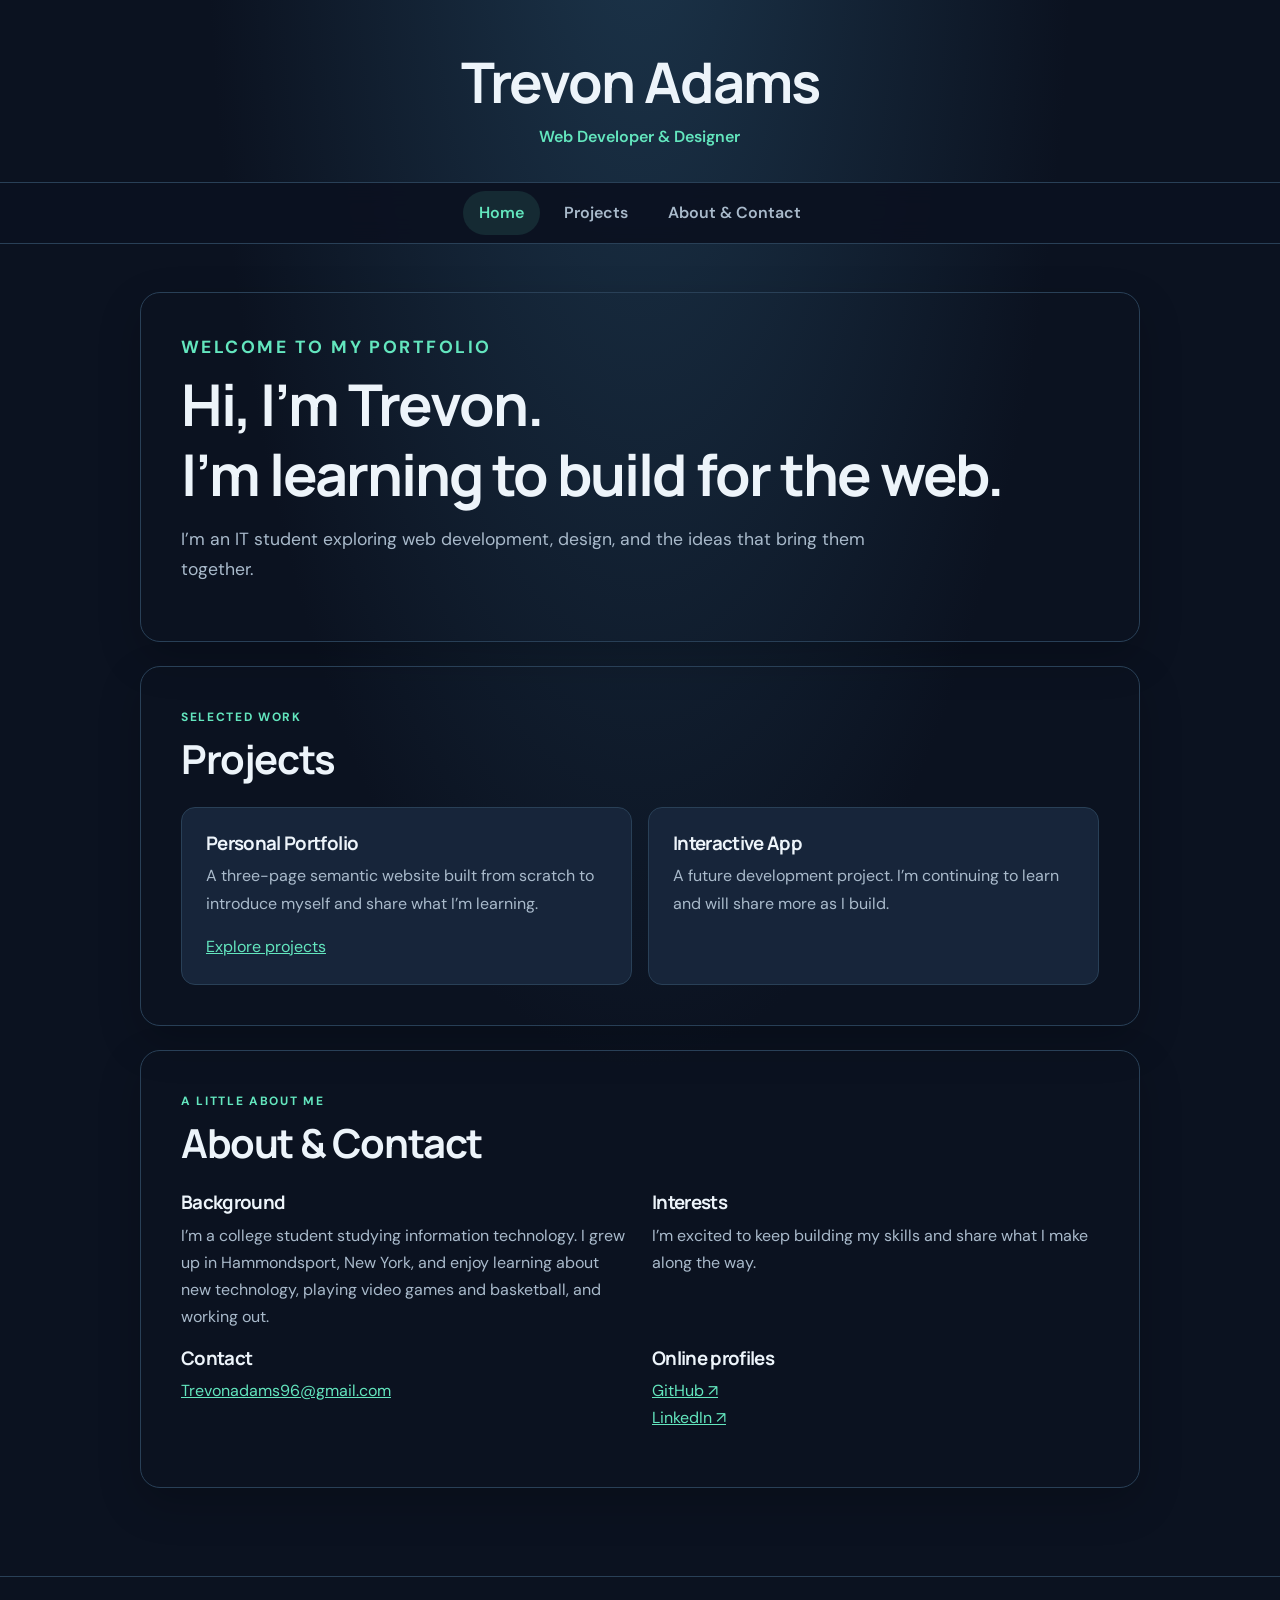
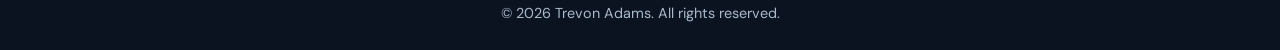
<file: index.html>
<!DOCTYPE html>
<html lang="en">
<head><meta charset="UTF-8" /><meta name="viewport" content="width=device-width, initial-scale=1.0" /><title>Trevon Adams | Portfolio</title><link rel="preconnect" href="https://fonts.googleapis.com" /><link rel="preconnect" href="https://fonts.gstatic.com" crossorigin /><link href="https://fonts.googleapis.com/css2?family=DM+Sans:wght@400;500;600;700&family=Manrope:wght@600;700;800&display=swap" rel="stylesheet" /><link rel="stylesheet" href="styles.css" /></head>
<body><header><a class="brand" href="index.html"><h1>Trevon Adams</h1><p>Web Developer &amp; Designer</p></a></header><nav aria-label="Main navigation"><ul><li><a href="index.html" aria-current="page">Home</a></li><li><a href="projects.html">Projects</a></li><li><a href="about.html">About &amp; Contact</a></li></ul></nav><main><section id="home" class="hero"><p class="eyebrow">Welcome to my portfolio</p><h2>Hi, I’m Trevon.<br />I’m learning to build for the web.</h2><p>I’m an IT student exploring web development, design, and the ideas that bring them together.</p></section><section id="projects"><div class="section-heading"><p class="eyebrow">Selected work</p><h2>Projects</h2></div><div class="card-grid"><article><h3>Personal Portfolio</h3><p>A three-page semantic website built from scratch to introduce myself and share what I’m learning.</p><a href="projects.html">Explore projects</a></article><article><h3>Interactive App</h3><p>A future development project. I’m continuing to learn and will share more as I build.</p></article></div></section><section id="about"><div class="section-heading"><p class="eyebrow">A little about me</p><h2>About &amp; Contact</h2></div><div class="about-grid"><div><h3>Background</h3><p>I’m a college student studying information technology. I grew up in Hammondsport, New York, and enjoy learning about new technology, playing video games and basketball, and working out.</p></div><div><h3>Interests</h3><p>I’m excited to keep building my skills and share what I make along the way.</p></div><div><h3>Contact</h3><p><a href="mailto:Trevonadams96@gmail.com">Trevonadams96@gmail.com</a></p></div><div><h3>Online profiles</h3><p><a href="https://github.com/tadams02" target="_blank" rel="noreferrer">GitHub ↗</a><br /><a href="https://www.linkedin.com/in/trevon-adams-2967973bb" target="_blank" rel="noreferrer">LinkedIn ↗</a></p></div></div></section></main><footer><p>&copy; 2026 Trevon Adams. All rights reserved.</p></footer></body></html>
</file>
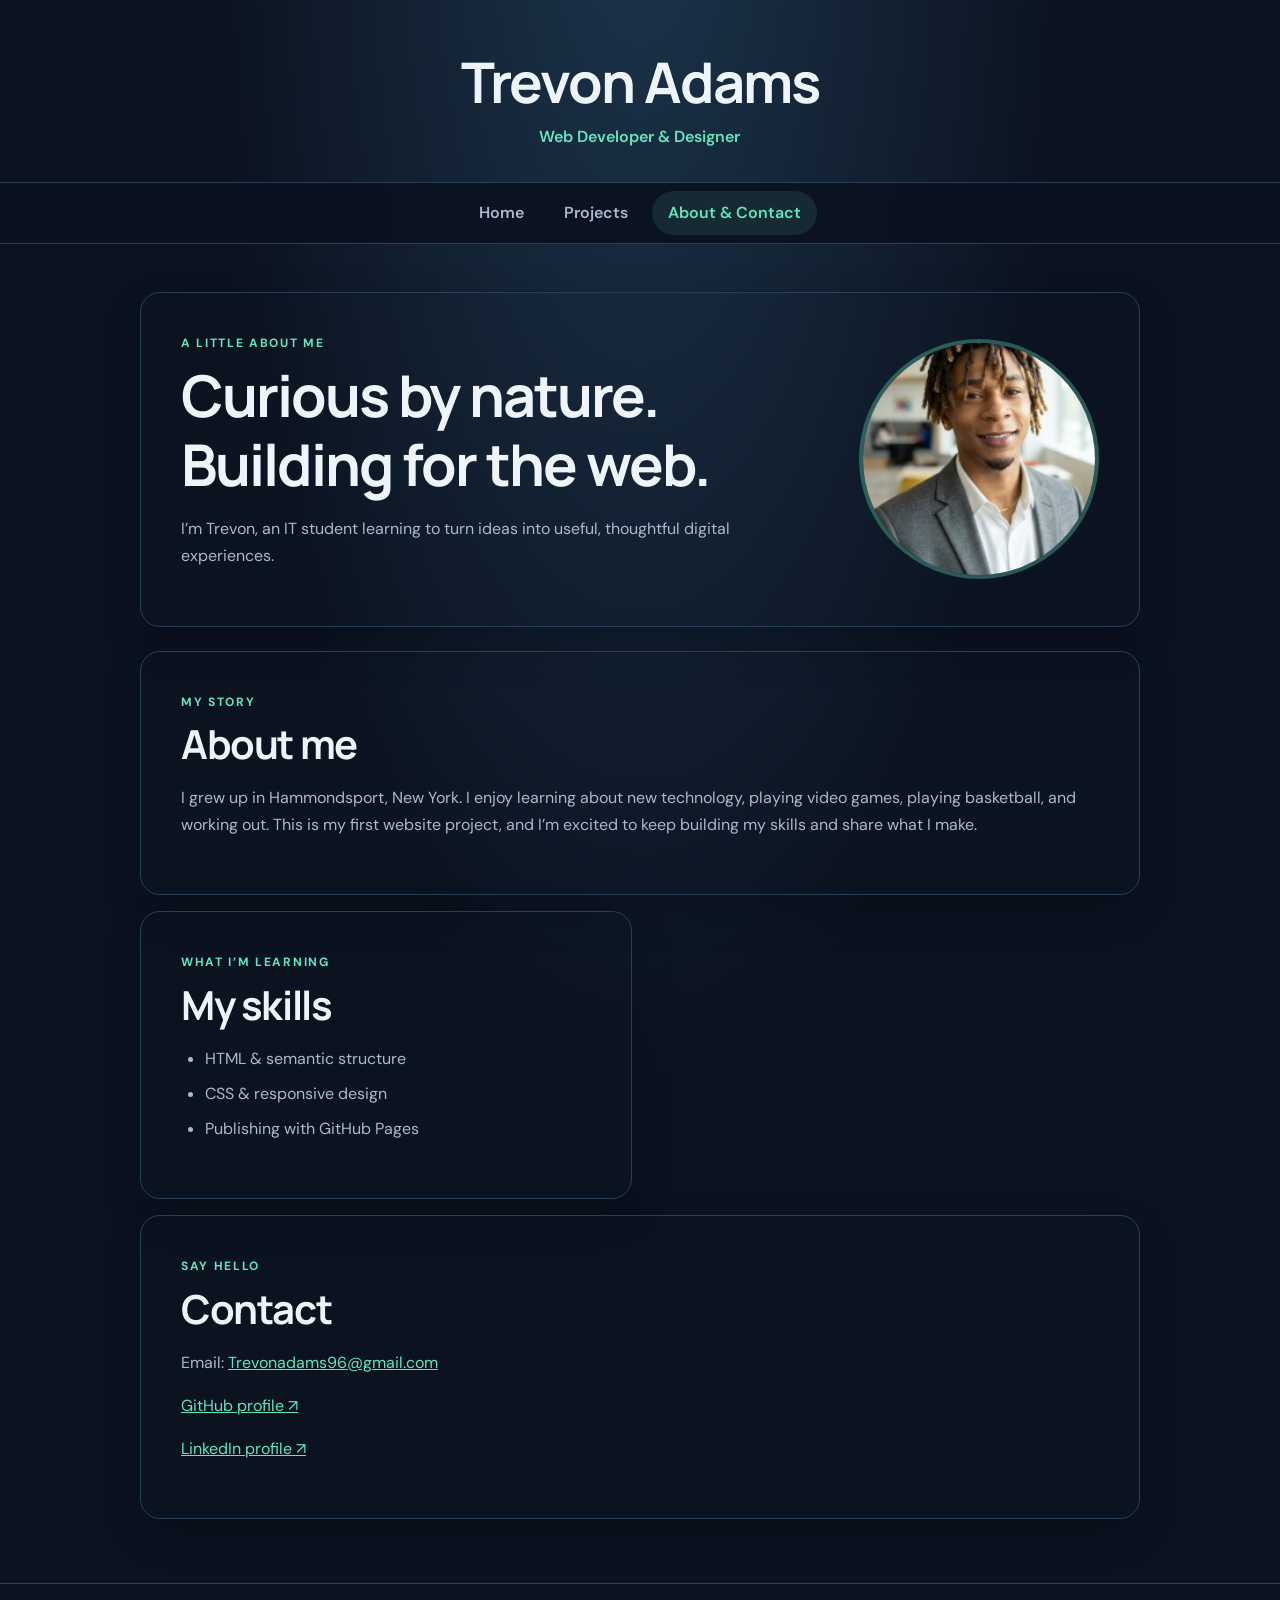
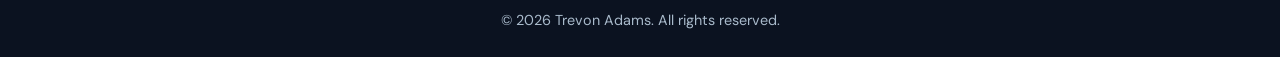
<file: about.html>
<!DOCTYPE html>
<html lang="en">
<head>
  <meta charset="UTF-8" />
  <meta name="viewport" content="width=device-width, initial-scale=1.0" />
  <title>Trevon Adams | About</title>
  <link rel="preconnect" href="https://fonts.googleapis.com" />
  <link rel="preconnect" href="https://fonts.gstatic.com" crossorigin />
  <link href="https://fonts.googleapis.com/css2?family=DM+Sans:wght@400;500;600;700&family=Manrope:wght@600;700;800&display=swap" rel="stylesheet" />
  <link rel="stylesheet" href="styles.css" />
</head>
<body>
  <header><a class="brand" href="index.html"><h1>Trevon Adams</h1><p>Web Developer &amp; Designer</p></a></header>
  <nav aria-label="Main navigation"><ul><li><a href="index.html">Home</a></li><li><a href="projects.html">Projects</a></li><li><a href="about.html" aria-current="page">About &amp; Contact</a></li></ul></nav>
  <main>
    <section class="hero about-hero"><div><p class="eyebrow">A little about me</p><h2>Curious by nature.<br />Building for the web.</h2><p>I’m Trevon, an IT student learning to turn ideas into useful, thoughtful digital experiences.</p></div><img src="images/profile%20picture.jpeg" alt="Portrait of Trevon Adams" loading="lazy" /></section>
    <div class="content-grid">
      <section><p class="eyebrow">My story</p><h2>About me</h2><p>I grew up in Hammondsport, New York. I enjoy learning about new technology, playing video games, playing basketball, and working out. This is my first website project, and I’m excited to keep building my skills and share what I make.</p></section>
      <section><p class="eyebrow">What I’m learning</p><h2>My skills</h2><ul class="skill-list"><li>HTML &amp; semantic structure</li><li>CSS &amp; responsive design</li><li>Publishing with GitHub Pages</li></ul></section>
      <section class="contact-card"><p class="eyebrow">Say hello</p><h2>Contact</h2><p>Email: <a href="mailto:Trevonadams96@gmail.com">Trevonadams96@gmail.com</a></p><p><a href="https://github.com/tadams02" target="_blank" rel="noreferrer">GitHub profile ↗</a></p><p><a href="https://www.linkedin.com/in/trevon-adams-2967973bb" target="_blank" rel="noreferrer">LinkedIn profile ↗</a></p></section>
    </div>
  </main>
  <footer><p>&copy; 2026 Trevon Adams. All rights reserved.</p></footer>
</body>
</html>
</file>
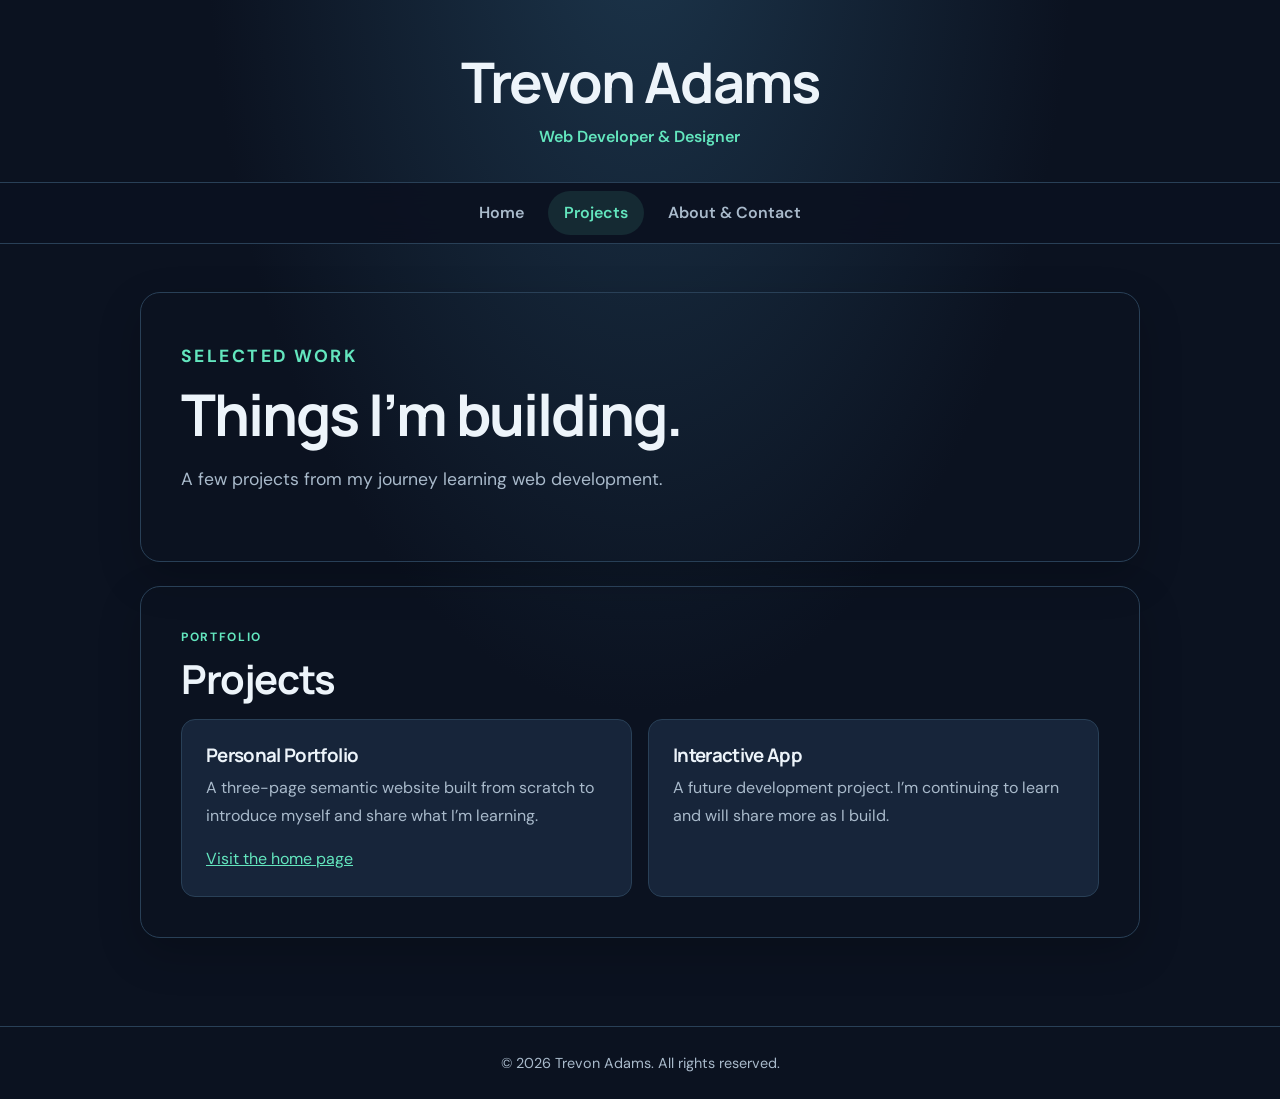
<file: projects.html>
<!DOCTYPE html>
<html lang="en">
<head><meta charset="UTF-8" /><meta name="viewport" content="width=device-width, initial-scale=1.0" /><title>Trevon Adams | Projects</title><link rel="preconnect" href="https://fonts.googleapis.com" /><link rel="preconnect" href="https://fonts.gstatic.com" crossorigin /><link href="https://fonts.googleapis.com/css2?family=DM+Sans:wght@400;500;600;700&family=Manrope:wght@600;700;800&display=swap" rel="stylesheet" /><link rel="stylesheet" href="styles.css" /></head>
<body><header><a class="brand" href="index.html"><h1>Trevon Adams</h1><p>Web Developer &amp; Designer</p></a></header><nav aria-label="Main navigation"><ul><li><a href="index.html">Home</a></li><li><a href="projects.html" aria-current="page">Projects</a></li><li><a href="about.html">About &amp; Contact</a></li></ul></nav><main><section class="hero"><p class="eyebrow">Selected work</p><h2>Things I’m building.</h2><p>A few projects from my journey learning web development.</p></section><section><p class="eyebrow">Portfolio</p><h2>Projects</h2><div class="card-grid"><article><h3>Personal Portfolio</h3><p>A three-page semantic website built from scratch to introduce myself and share what I’m learning.</p><a href="index.html">Visit the home page</a></article><article><h3>Interactive App</h3><p>A future development project. I’m continuing to learn and will share more as I build.</p></article></div></section></main><footer><p>&copy; 2026 Trevon Adams. All rights reserved.</p></footer></body></html>
</file>
<file: styles.css>
:root { --bg:#0b1220; --surface:#111c2d; --surface-soft:#17253a; --text:#edf4fa; --muted:#a9bacb; --accent:#63e6be; --line:#294057; --space:8px; }
* { box-sizing:border-box; }
html { scroll-behavior:smooth; }
body { margin:0; background:radial-gradient(ellipse at 50% -10%,#1c354b 0%,var(--bg) 48%); color:var(--text); font:400 16px/1.7 'DM Sans',sans-serif; }
h1,h2,h3 { font-family:'Manrope',sans-serif; line-height:1.2; letter-spacing:-.035em; }
h2 { font-size:clamp(1.7rem,4vw,2.5rem); margin:0 0 16px; }
p { color:var(--muted); margin:0 0 16px; }
a { color:var(--accent); }
header { text-align:center; padding:48px 24px 32px; }
.brand { text-decoration:none; display:inline-block; }
header h1 { font-size:clamp(2rem,5vw,3.5rem); margin:0; color:var(--text); }
header p { color:var(--accent); font-weight:600; margin:8px 0 0; }
nav { position:sticky; top:0; z-index:5; background:#0b1220ef; border-block:1px solid var(--line); backdrop-filter:blur(12px); }
nav ul { display:flex; justify-content:center; flex-wrap:wrap; gap:8px; margin:0; padding:8px; list-style:none; }
nav a { display:block; text-decoration:none; color:var(--muted); font-weight:600; padding:8px 16px; border-radius:999px; }
nav a:hover,nav a:focus-visible,nav a[aria-current=page] { background:#63e6be1c; color:var(--accent); }
main { width:min(calc(100% - 48px),1000px); margin:0 auto; padding:48px 0 64px; }
section { min-width:0; background:linear-gradient(145deg,#142236ef,var(--surface)ef); border:1px solid var(--line); border-radius:20px; padding:clamp(24px,5vw,40px); margin-bottom:24px; box-shadow:0 16px 44px #0003; }
.hero { min-height:270px; display:flex; flex-direction:column; justify-content:center; }
.hero h2 { font-size:clamp(2rem,6vw,3.6rem); }
.hero>p { max-width:58ch; font-size:1.1rem; }
.eyebrow { color:var(--accent); text-transform:uppercase; letter-spacing:.14em; font-size:.75rem; font-weight:700; margin:0 0 8px; }
.card-grid,.content-grid { display:grid; grid-template-columns:repeat(2,minmax(0,1fr)); gap:16px; }
article { background:var(--surface-soft); border:1px solid var(--line); border-radius:14px; padding:24px; }
article h3 { margin:0 0 8px; }
.section-heading { margin-bottom:24px; }
.about-grid { display:grid; grid-template-columns:repeat(2,minmax(0,1fr)); gap:0 24px; }
.about-grid h3 { margin:0 0 8px; }
.about-hero { flex-direction:row; align-items:center; gap:40px; }
.about-hero>div { flex:1; }
.about-hero img { width:min(32%,240px); aspect-ratio:1; object-fit:cover; border-radius:50%; border:4px solid #63e6be55; }
.content-grid section { margin:0; }
.content-grid section:first-child,.content-grid .contact-card { grid-column:span 2; }
.skill-list { color:var(--muted); padding-left:24px; }
.skill-list li { margin-bottom:8px; }
footer { border-top:1px solid var(--line); padding:24px; text-align:center; }
footer p { margin:0; font-size:.9rem; }
@media (max-width:768px) { main { width:min(calc(100% - 32px),1000px); padding-top:32px; } .about-hero { gap:24px; } }
@media (max-width:480px) { nav ul { gap:0; } nav a { padding:8px 12px; font-size:.9rem; } main { width:calc(100% - 24px); padding:24px 0 40px; } section { padding:24px; border-radius:16px; } .card-grid,.content-grid,.about-grid { grid-template-columns:1fr; } .content-grid section:first-child,.content-grid .contact-card { grid-column:auto; } .about-hero { flex-direction:column-reverse; align-items:flex-start; gap:24px; } .about-hero img { width:144px; } }
</file>
